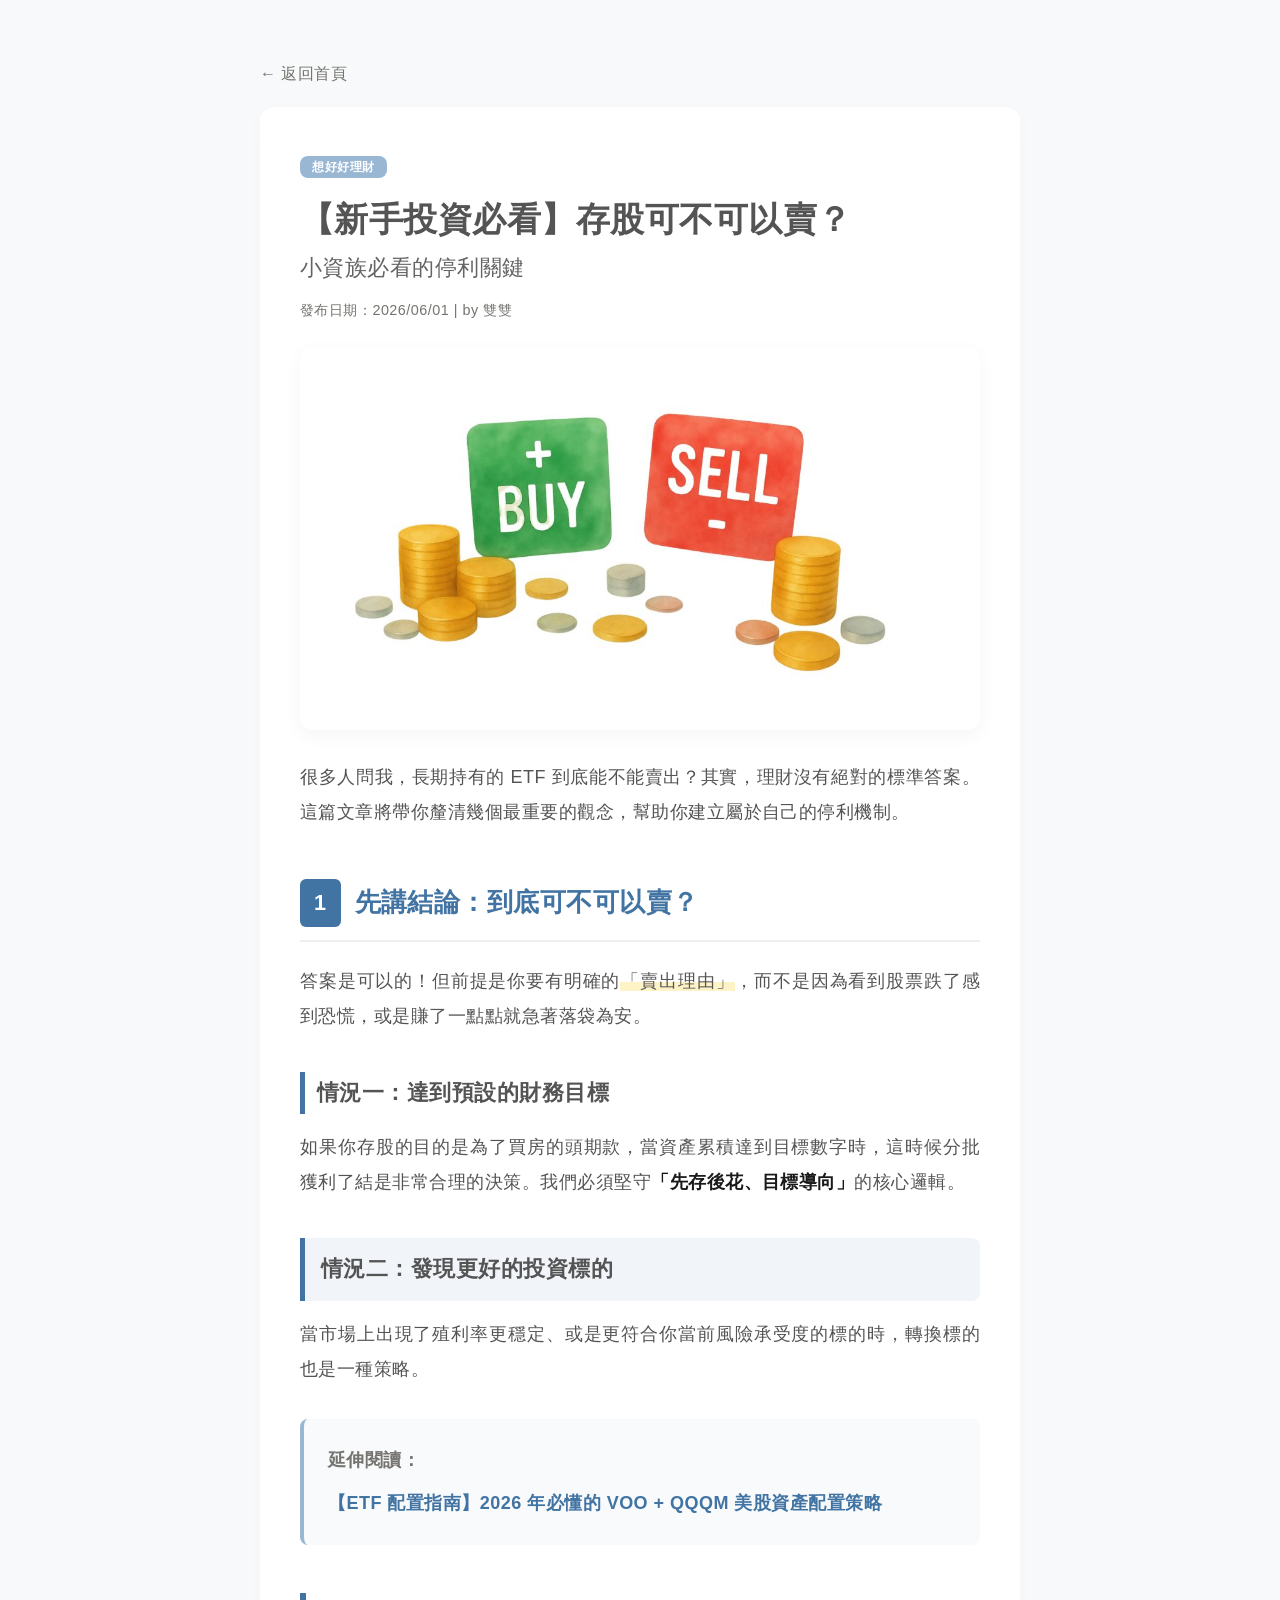
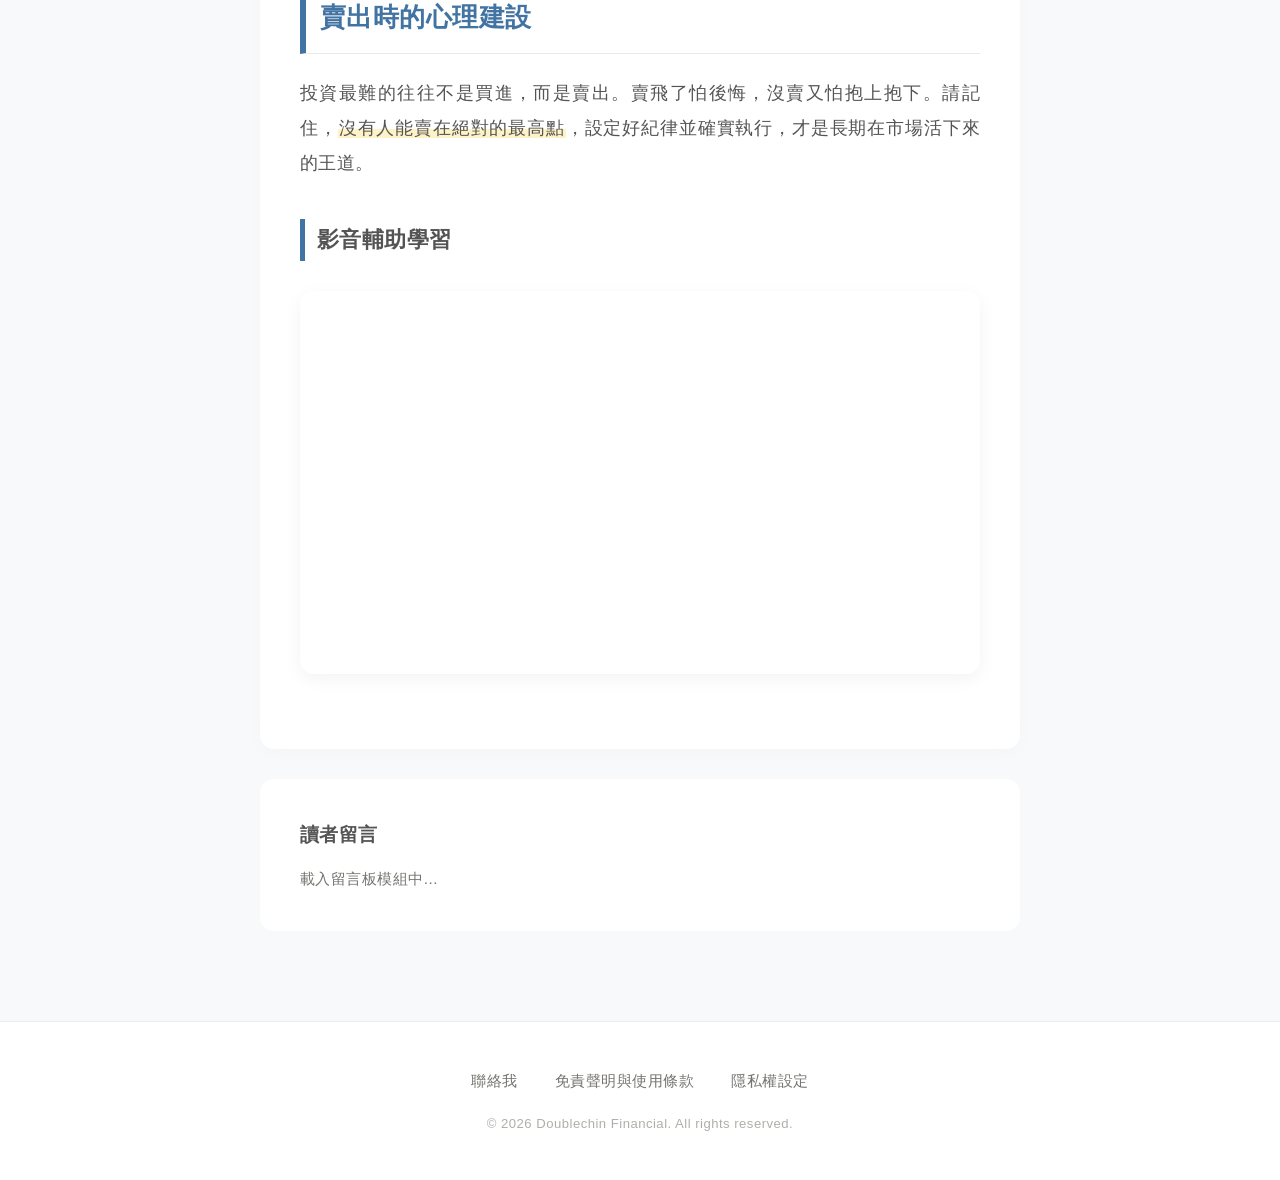
<file: article-template.html>
<!DOCTYPE html>
<html lang="zh-Hant">
<head>
    <meta charset="UTF-8">
    <meta name="viewport" content="width=device-width, initial-scale=1.0">
    <title>文章內頁 | 雙下巴存股</title>
    <link rel="preconnect" href="https://fonts.googleapis.com">
<link rel="preconnect" href="https://fonts.gstatic.com" crossorigin>
<link href="https://fonts.googleapis.com/css2?family=LXGW+WenKai+TC&family=Noto+Serif+TC:wght@400;500;700&display=swap" rel="stylesheet">
    <link rel="stylesheet" href="https://unpkg.com/aos@next/dist/aos.css" />
    <link rel="stylesheet" href="style.css">
</head>
<body class="no-copy">

<div class="reading-progress-container">
        <div id="readingProgress" class="reading-progress-bar"></div>
    </div>

    <div class="container-narrow" style="margin-top: 30px;">
        <a href="index.html" style="color: var(--gray-3); text-decoration: none; font-weight: 500; display: inline-flex; align-items: center; gap: 5px; transition: color 0.2s;" onmouseover="this.style.color='var(--accent-blue)'" onmouseout="this.style.color='var(--gray-3)'">← 返回首頁</a>
        
        <article style="background: var(--bg-white); padding: 45px 40px; border-radius: var(--radius-md); margin-top: 20px; box-shadow: 0 4px 20px rgba(0,0,0,0.02);" data-aos="fade-up">
            <span class="tag tag-blue">想好好理財</span>
            <h1 style="color: var(--text-title); margin: 18px 0 10px 0; font-size: 2.1rem; line-height: 1.35; font-weight: 700;">【新手投資必看】存股可不可以賣？</h1>
            <h2 style="color: var(--text-light); margin: 0 0 15px 0; font-size: 1.35rem; font-weight: 400; line-height: 1.4;">小資族必看的停利關鍵</h2>
            <p style="color: var(--gray-3); font-size: 0.9rem; margin-bottom: 25px;">發布日期：2026/06/01 | by 雙雙</p>
            
            <img src="存股可不可以賣.jpg" alt="存股可不可以賣首圖" class="article-hero-img">
            
            <div class="article-body">
                <p data-aos="fade-up">很多人問我，長期持有的 ETF 到底能不能賣出？其實，理財沒有絕對的標準答案。這篇文章將帶你釐清幾個最重要的觀念，幫助你建立屬於自己的停利機制。</p>
                
                <h2 class="article-h2-num" data-aos="fade-up">
                    <span class="step-num">1</span> 先講結論：到底可不可以賣？
                </h2>
                <p data-aos="fade-up">答案是可以的！但前提是你要有明確的<span class="mark-yellow">「賣出理由」</span>，而不是因為看到股票跌了感到恐慌，或是賺了一點點就急著落袋為安。</p>

                <h3 class="article-h3" data-aos="fade-up">情況一：達到預設的財務目標</h3>
                <p data-aos="fade-up">如果你存股的目的是為了買房的頭期款，當資產累積達到目標數字時，這時候分批獲利了結是非常合理的決策。我們必須堅守<strong>「先存後花、目標導向」</strong>的核心邏輯。</p>

                <h3 class="article-h3-block" data-aos="fade-up">情況二：發現更好的投資標的</h3>
                <p data-aos="fade-up">當市場上出現了殖利率更穩定、或是更符合你當前風險承受度的標的時，轉換標的也是一種策略。</p>

                <div class="info-box" data-aos="fade-up">
                    <p style="margin: 0; color: var(--gray-3); font-weight: bold;">延伸閱讀：</p>
                    <a href="#">【ETF 配置指南】2026 年必懂的 VOO + QQQM 美股資產配置策略</a>
                </div>

                <h2 class="article-h2-line" data-aos="fade-up">賣出時的心理建設</h2>
                <p data-aos="fade-up">投資最難的往往不是買進，而是賣出。賣飛了怕後悔，沒賣又怕抱上抱下。請記住，<span class="mark-yellow">沒有人能賣在絕對的最高點</span>，設定好紀律並確實執行，才是長期在市場活下來的王道。</p>
                
                <h3 class="article-h3" data-aos="fade-up">影音輔助學習</h3>
                <div class="youtube-box" data-aos="fade-up">
                    <iframe src="https://www.youtube.com/embed/dQw4w9WgXcQ" allowfullscreen></iframe>
                </div>
            </div>
        </article>

        <div style="background: var(--bg-white); padding: 40px; border-radius: var(--radius-md); margin-top: 30px;" data-aos="fade-up">
            <h3 style="color: var(--text-title); margin-top: 0; margin-bottom: 15px; font-weight: 700;">讀者留言</h3>
            <div id="comments-section">
                <p style="color: var(--gray-3); font-size: 0.95rem; margin: 0;">載入留言板模組中...</p>
            </div>
        </div>
    </div>

    <footer>
        <div class="footer-links">
            <a href="#">聯絡我</a>
            <a href="#">免責聲明與使用條款</a>
            <a href="#">隱私權設定</a>
        </div>
        <p class="copyright">© 2026 Doublechin Financial. All rights reserved.</p>
    </footer>

    <button id="backToTop" class="back-to-top" title="回到頂部">↑</button>

    <script src="https://unpkg.com/aos@next/dist/aos.js"></script>
    <script>
        // 初始化 AOS
        AOS.init({ duration: 800, once: true });

        // 1. 全防護防右鍵與防拷貝機制
        document.addEventListener('contextmenu', event => event.preventDefault());
        document.addEventListener('copy', event => {
            event.preventDefault();
            alert('本網站內容受全權版權保護，全面禁止複製。');
        });
        document.addEventListener('keydown', event => {
            if (event.keyCode === 123 || 
                (event.ctrlKey && event.shiftKey && (event.keyCode === 73 || event.keyCode === 67)) || 
                (event.ctrlKey && event.keyCode === 85)) {
                event.preventDefault();
                return false;
            }
        });

        // 2. 頂部藍色滾動閱讀進度條 JS 邏輯
        window.addEventListener('scroll', () => {
            const winScroll = document.body.scrollTop || document.documentElement.scrollTop;
            const height = document.documentElement.scrollHeight - document.documentElement.clientHeight;
            const scrolled = (winScroll / height) * 100;
            document.getElementById('readingProgress').style.width = scrolled + '%';
        });

        // 3. 模組化防呆自動化：讓所有 .info-box 內部的 a 標籤全數自動帶有 target="_blank"
        document.querySelectorAll('.info-box a').forEach(link => {
            link.setAttribute('target', '_blank');
        });

        // 4. 回到頂部按鈕邏輯
        const backToTopBtn = document.getElementById('backToTop');
        window.addEventListener('scroll', () => {
            if (window.scrollY > 400) {
                backToTopBtn.classList.add('visible');
            } else {
                backToTopBtn.classList.remove('visible');
            }
        });
        backToTopBtn.addEventListener('click', () => {
            window.scrollTo({ top: 0, behavior: 'smooth' });
        });
    </script>
</body>
</html>
</file>
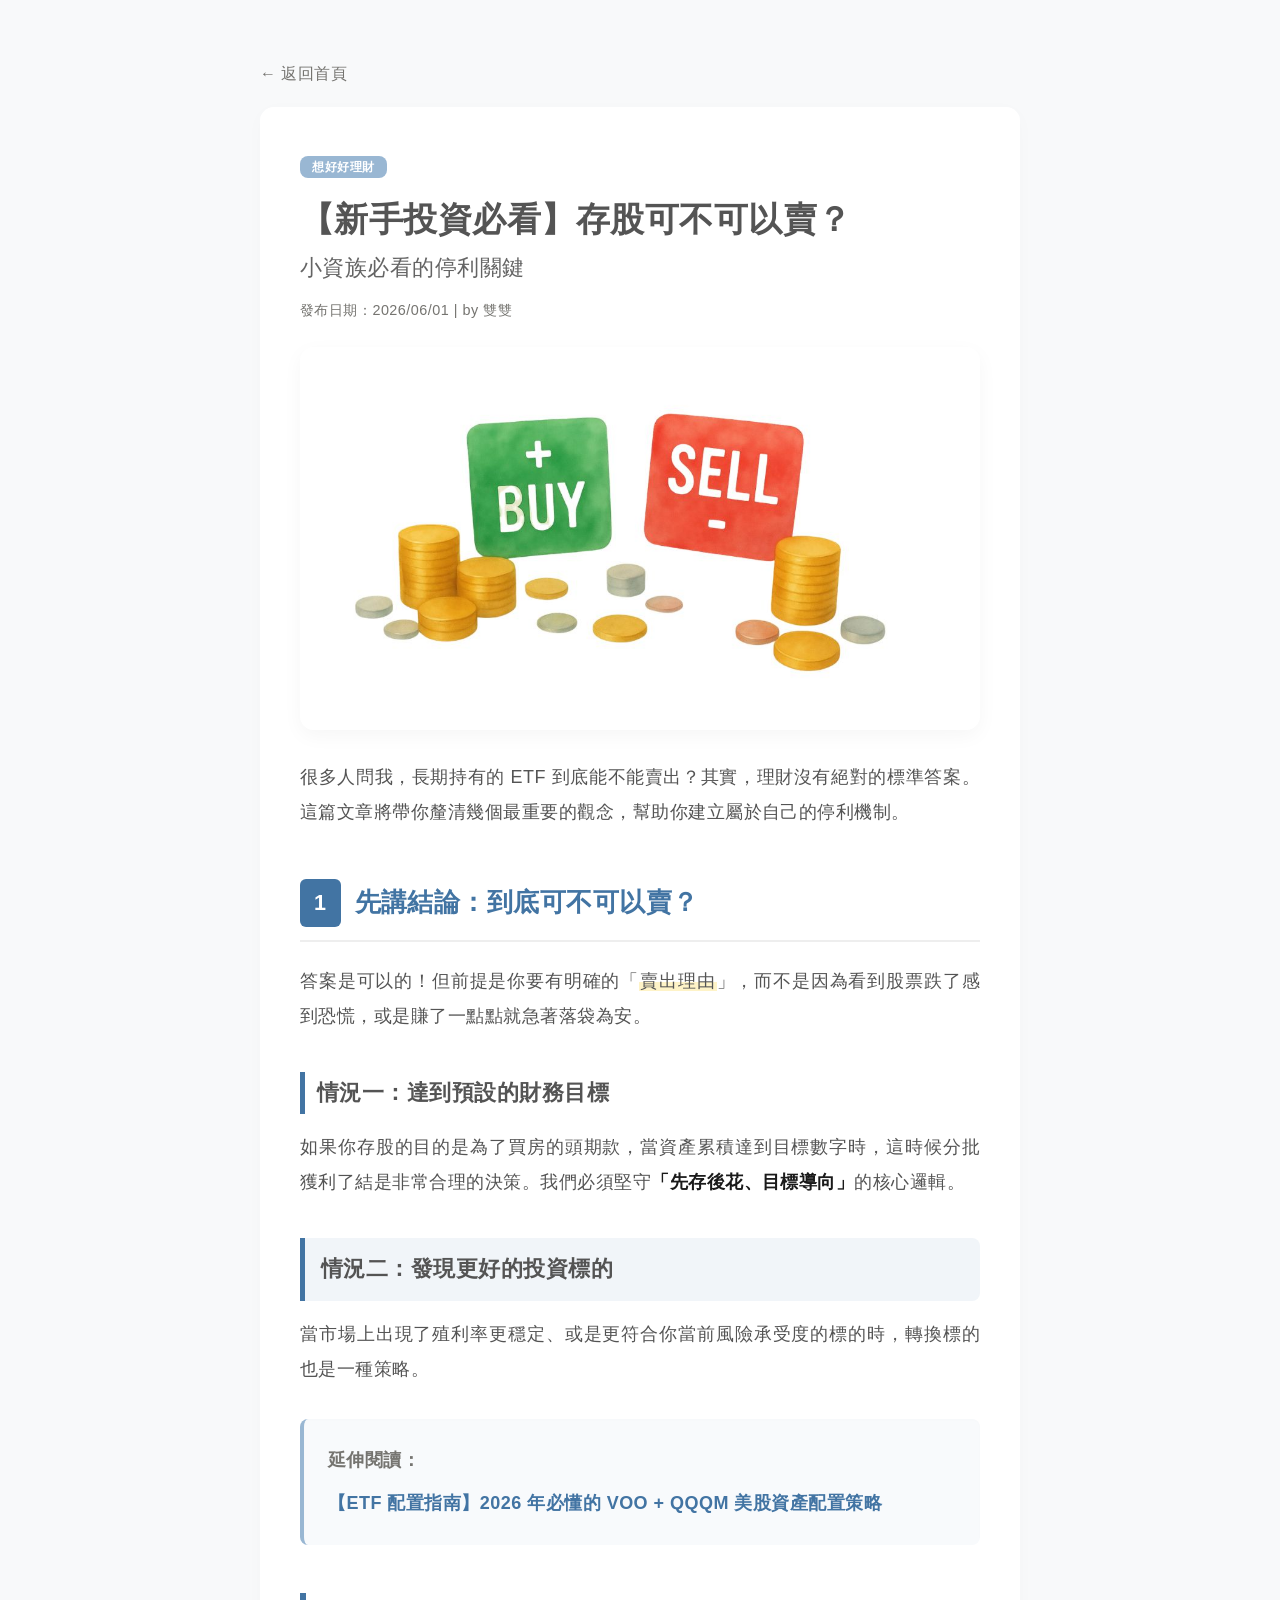
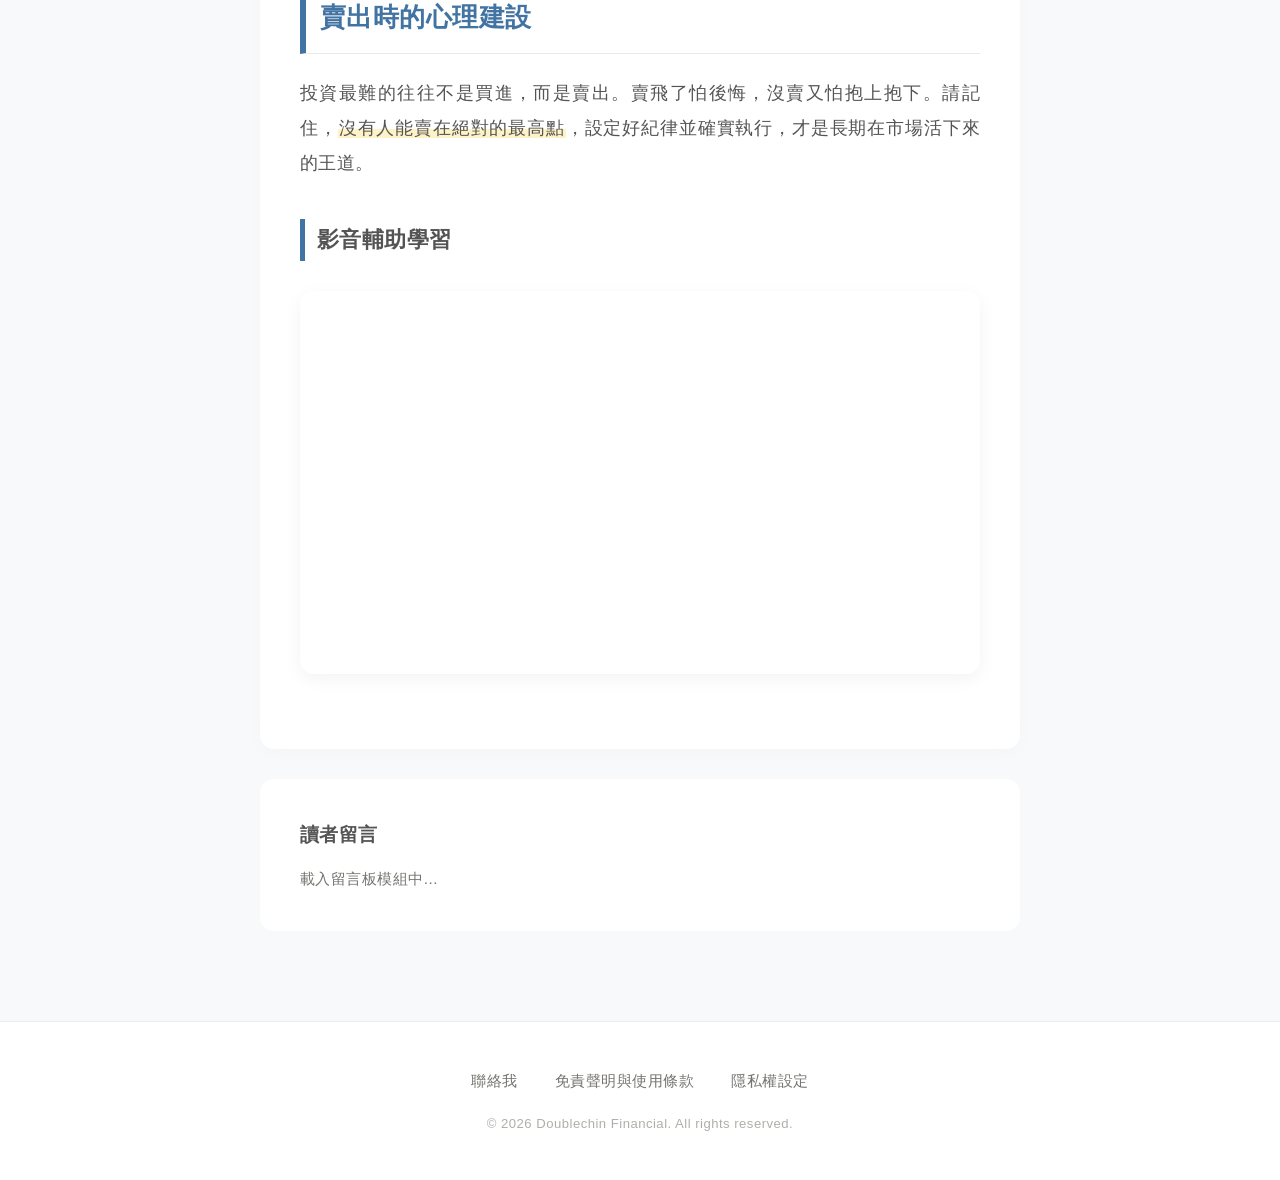
<file: 存股可不可以賣.html>
<!DOCTYPE html>
<html lang="zh-Hant">
<head>
    <meta charset="UTF-8">
    <meta name="viewport" content="width=device-width, initial-scale=1.0">
    <title>文章內頁 | 雙下巴存股</title>
    <link rel="preconnect" href="https://fonts.googleapis.com">
<link rel="preconnect" href="https://fonts.gstatic.com" crossorigin>
<link href="https://fonts.googleapis.com/css2?family=LXGW+WenKai+TC&family=Noto+Serif+TC:wght@400;500;700&display=swap" rel="stylesheet">
    <link rel="stylesheet" href="https://unpkg.com/aos@next/dist/aos.css" />
    <link rel="stylesheet" href="style.css">
</head>
<body class="no-copy">

<div class="reading-progress-container">
        <div id="readingProgress" class="reading-progress-bar"></div>
    </div>

    <div class="container-narrow" style="margin-top: 30px;">
        <a href="index.html" style="color: var(--gray-3); text-decoration: none; font-weight: 500; display: inline-flex; align-items: center; gap: 5px; transition: color 0.2s;" onmouseover="this.style.color='var(--accent-blue)'" onmouseout="this.style.color='var(--gray-3)'">← 返回首頁</a>
        
        <article style="background: var(--bg-white); padding: 45px 40px; border-radius: var(--radius-md); margin-top: 20px; box-shadow: 0 4px 20px rgba(0,0,0,0.02);" data-aos="fade-up">
            <span class="tag tag-blue">想好好理財</span>
            <h1 style="color: var(--text-title); margin: 18px 0 10px 0; font-size: 2.1rem; line-height: 1.35; font-weight: 700;">【新手投資必看】存股可不可以賣？</h1>
            <h2 style="color: var(--text-light); margin: 0 0 15px 0; font-size: 1.35rem; font-weight: 400; line-height: 1.4;">小資族必看的停利關鍵</h2>
            <p style="color: var(--gray-3); font-size: 0.9rem; margin-bottom: 25px;">發布日期：2026/06/01 | by 雙雙</p>
            
            <img src="存股可不可以賣.jpg" alt="存股可不可以賣首圖" class="article-hero-img">
            
            <div class="article-body">
                <p data-aos="fade-up">很多人問我，長期持有的 ETF 到底能不能賣出？其實，理財沒有絕對的標準答案。這篇文章將帶你釐清幾個最重要的觀念，幫助你建立屬於自己的停利機制。</p>
                
                <h2 class="article-h2-num" data-aos="fade-up">
                    <span class="step-num">1</span> 先講結論：到底可不可以賣？
                </h2>
                <p data-aos="fade-up">答案是可以的！但前提是你要有明確的「<span class="mark-yellow">賣出理由</span>」，而不是因為看到股票跌了感到恐慌，或是賺了一點點就急著落袋為安。</p>

                <h3 class="article-h3" data-aos="fade-up">情況一：達到預設的財務目標</h3>
                <p data-aos="fade-up">如果你存股的目的是為了買房的頭期款，當資產累積達到目標數字時，這時候分批獲利了結是非常合理的決策。我們必須堅守<strong>「先存後花、目標導向」</strong>的核心邏輯。</p>

                <h3 class="article-h3-block" data-aos="fade-up">情況二：發現更好的投資標的</h3>
                <p data-aos="fade-up">當市場上出現了殖利率更穩定、或是更符合你當前風險承受度的標的時，轉換標的也是一種策略。</p>

                <div class="info-box" data-aos="fade-up">
                    <p style="margin: 0; color: var(--gray-3); font-weight: bold;">延伸閱讀：</p>
                    <a href="#">【ETF 配置指南】2026 年必懂的 VOO + QQQM 美股資產配置策略</a>
                </div>

                <h2 class="article-h2-line" data-aos="fade-up">賣出時的心理建設</h2>
                <p data-aos="fade-up">投資最難的往往不是買進，而是賣出。賣飛了怕後悔，沒賣又怕抱上抱下。請記住，<span class="mark-yellow">沒有人能賣在絕對的最高點</span>，設定好紀律並確實執行，才是長期在市場活下來的王道。</p>
                
                <h3 class="article-h3" data-aos="fade-up">影音輔助學習</h3>
                <div class="youtube-box" data-aos="fade-up">
                    <iframe src="https://www.youtube.com/embed/dQw4w9WgXcQ" allowfullscreen></iframe>
                </div>
            </div>
        </article>

        <div style="background: var(--bg-white); padding: 40px; border-radius: var(--radius-md); margin-top: 30px;" data-aos="fade-up">
            <h3 style="color: var(--text-title); margin-top: 0; margin-bottom: 15px; font-weight: 700;">讀者留言</h3>
            <div id="comments-section">
                <p style="color: var(--gray-3); font-size: 0.95rem; margin: 0;">載入留言板模組中...</p>
            </div>
        </div>
    </div>

    <footer>
        <div class="footer-links">
            <a href="#">聯絡我</a>
            <a href="#">免責聲明與使用條款</a>
            <a href="#">隱私權設定</a>
        </div>
        <p class="copyright">© 2026 Doublechin Financial. All rights reserved.</p>
    </footer>

    <button id="backToTop" class="back-to-top" title="回到頂部">↑</button>

    <script src="https://unpkg.com/aos@next/dist/aos.js"></script>
    <script>
        // 初始化 AOS
        AOS.init({ duration: 800, once: true });

        // 1. 全防護防右鍵與防拷貝機制
        document.addEventListener('contextmenu', event => event.preventDefault());
        document.addEventListener('copy', event => {
            event.preventDefault();
            alert('本網站內容受全權版權保護，全面禁止複製。');
        });
        document.addEventListener('keydown', event => {
            if (event.keyCode === 123 || 
                (event.ctrlKey && event.shiftKey && (event.keyCode === 73 || event.keyCode === 67)) || 
                (event.ctrlKey && event.keyCode === 85)) {
                event.preventDefault();
                return false;
            }
        });

        // 2. 頂部藍色滾動閱讀進度條 JS 邏輯
        window.addEventListener('scroll', () => {
            const winScroll = document.body.scrollTop || document.documentElement.scrollTop;
            const height = document.documentElement.scrollHeight - document.documentElement.clientHeight;
            const scrolled = (winScroll / height) * 100;
            document.getElementById('readingProgress').style.width = scrolled + '%';
        });

        // 3. 模組化防呆自動化：讓所有 .info-box 內部的 a 標籤全數自動帶有 target="_blank"
        document.querySelectorAll('.info-box a').forEach(link => {
            link.setAttribute('target', '_blank');
        });

        // 4. 回到頂部按鈕邏輯
        const backToTopBtn = document.getElementById('backToTop');
        window.addEventListener('scroll', () => {
            if (window.scrollY > 400) {
                backToTopBtn.classList.add('visible');
            } else {
                backToTopBtn.classList.remove('visible');
            }
        });
        backToTopBtn.addEventListener('click', () => {
            window.scrollTo({ top: 0, behavior: 'smooth' });
        });
    </script>
</body>
</html>
</file>
<file: style.css>
/* =========================================
   色彩、微調與全域變數設定 (莫蘭迪高質感)
   ========================================= */
:root {
    /* 主體高質感古典中英字型 */
    --main-font: 'LXGW+WenKai+TC&family', -apple-system, BlinkMacSystemFont, "Segoe UI", Roboto, sans-serif;
    
    /* 專業標題與內文字流設定 */
    --text-title: #3839B;
    --text-body: #545454;
    --text-light: #646464;
    
    /* 極簡多維背景色 */
    --bg-white: #ffffff;
    --bg-light-gray: #f8f9fa;
    
    /* 莫蘭迪低飽和色系 */
    --morandi-blue: #99B7D3;
    --gray-1: #D2D2D2;
    --gray-2: #8E8D88;
    --gray-3: #757470;
    --gray-4: #AFAFAa;
    
    /* 精緻重點裝飾色 */
    --accent-blue: #4274A3;
    --accent-yellow-light: #FFEB85;
    
    /* 高級圓角柔化設定 */
    --radius-sm: 8px;
    --radius-md: 14px;
}

/* === 全域重設與全站防拷貝雙重防護 === */
*, *::before, *::after {
    box-sizing: border-box;
}

body {
    font-family: var(--main-font);
    background-color: var(--bg-light-gray);
    color: var(--text-body);
    margin: 0;
    padding: 0;
    line-height: 1.7;
    letter-spacing: 0.03em;
}

/* 防滑鼠選取全站保護 */
.no-copy {
    -webkit-user-select: none;
    -moz-user-select: none;
    -ms-user-select: none;
    user-select: none;
}

/* === 進度條元件 === */
.reading-progress-container {
    position: fixed;
    top: 0;
    left: 0;
    width: 100%;
    height: 4px;
    background: transparent;
    z-index: 9999;
}
.reading-progress-bar {
    height: 100%;
    width: 0%;
    background-color: var(--accent-blue);
    transition: width 0.1s ease-out;
}

/* === 響應式雙寬度排版架構 === */
.container-wide { max-width: 1100px; margin: 0 auto; padding: 30px 20px; }
.container-narrow { max-width: 800px; margin: 0 auto; padding: 30px 20px; }

/* === 頂部大橫幅與個人形象區 === */
.banner-section {
    position: relative;
    text-align: center;
    background-color: var(--bg-white);
    padding-bottom: 35px;
    border-bottom: 1px solid rgba(0,0,0,0.04);
}

.banner-bg {
    height: 260px;
    background: linear-gradient(to bottom, rgba(153, 183, 211, 0.25), rgba(248, 249, 250, 0.6)), url('封面.jpg') center/cover no-repeat;
}

.profile-avatar {
    width: 140px; height: 140px;
    border-radius: 50%;
    border: 5px solid var(--bg-white);
    margin-top: -70px;
    box-shadow: 0 8px 25px rgba(0,0,0,0.08);
    object-fit: cover;
    transition: transform 0.4s ease;
}
.profile-avatar:hover { transform: rotate(5deg) scale(1.03); }

.profile-name { color: var(--text-title); margin: 15px 0 6px 0; font-size: 2.1rem; font-weight: 700; }
.profile-bio { color: var(--text-light); font-size: 1.15rem; margin: 0 0 15px 0; }

/* === 極簡單色社群圖示排版 === */
.social-links { display: flex; justify-content: center; gap: 20px; margin-top: 10px; }
.social-icon { color: var(--gray-2); display: inline-flex; align-items: center; justify-content: center; transition: color 0.25s ease, transform 0.25s ease; text-decoration: none; }
.social-icon svg { width: 22px; height: 22px; fill: currentColor; }
.social-icon:hover { color: var(--accent-blue); transform: translateY(-2px); }

/* === 精緻動態數據看板區 === */
.stats-section { display: flex; justify-content: center; gap: 35px; margin: 35px 0; }
.stat-box { background: var(--bg-white); padding: 22px 50px; border-radius: var(--radius-sm); text-align: center; box-shadow: 0 4px 20px rgba(0,0,0,0.02); border: 1px solid rgba(0,0,0,0.01); }
.stat-title { display: block; color: var(--gray-3); font-size: 0.9rem; font-weight: 500; }
.stat-number { display: block; color: var(--accent-blue); font-size: 2.2rem; font-weight: 700; margin-top: 5px; }

/* === 分類切換導覽 (Tabs) === */
.tabs { display: flex; gap: 20px; margin-bottom: 35px; justify-content: center; border-bottom: 2px solid #f1f1f1; padding-bottom: 12px; }
.tab-btn { background: none; border: none; font-size: 1.05rem; color: var(--gray-2); cursor: pointer; padding: 6px 14px; font-weight: 500; position: relative; transition: color 0.3s ease; }
.tab-btn.active { color: var(--accent-blue); font-weight: 700; }
.tab-btn.active::after { content: ''; position: absolute; bottom: -14px; left: 0; width: 100%; height: 3px; background-color: var(--accent-blue); border-radius: 2px; }

/* === 文章卡片 RWD 網格架構 === */
.article-grid { display: grid; grid-template-columns: repeat(auto-fill, minmax(310px, 1fr)); gap: 30px; }

.article-card {
    background: var(--bg-white); border-radius: var(--radius-md); overflow: hidden;
    box-shadow: 0 5px 15px rgba(0,0,0,0.03);
    transition: transform 0.3s cubic-bezier(0.25, 0.8, 0.25, 1), box-shadow 0.3s cubic-bezier(0.25, 0.8, 0.25, 1);
    display: flex; flex-direction: column;
}

/* 高難度微互動：優雅上浮與擴大陰影 */
.article-card:hover { transform: translateY(-3px); box-shadow: 0 12px 28px rgba(0, 0, 0, 0.07); }
.article-card:active { transform: scale(0.99); }

.card-img { width: 100%; aspect-ratio: 16 / 9; object-fit: cover; display: block; transition: opacity 0.2s; }
.article-card:hover .card-img { opacity: 0.95; }

.card-content { padding: 24px; display: flex; flex-direction: column; flex-grow: 1; }
.card-content h3 { color: var(--text-title); margin: 12px 0 8px 0; font-size: 1.25rem; line-height: 1.4; font-weight: 700; }
.card-content p { color: var(--text-light); font-size: 0.95rem; line-height: 1.6; margin-bottom: 20px; flex-grow: 1; }

.tag { padding: 4px 12px; border-radius: var(--radius-sm); font-size: 0.78rem; font-weight: 700; align-self: flex-start; letter-spacing: 0.05em; }
.tag-blue { background-color: var(--morandi-blue); color: var(--bg-white); }
.tag-yellow { background-color: #FEF3C7; color: #92400E; }
.tag-gray { background-color: #E5E7EB; color: #4B5563; }

.read-more { display: inline-block; color: var(--accent-blue); text-decoration: none; font-weight: 700; font-size: 1rem; transition: color 0.2s; }
.read-more:hover { color: #2B537A; }

/* === 懸浮回到頂部按鈕 === */
.back-to-top {
    position: fixed; bottom: 35px; right: 35px;
    background-color: rgba(66, 116, 163, 0.65); color: var(--bg-white); border: none;
    width: 46px; height: 46px; border-radius: 50%; cursor: pointer;
    opacity: 0; visibility: hidden; transition: all 0.3s ease; z-index: 999;
    font-size: 1.3rem; font-weight: bold; display: flex; align-items: center; justify-content: center;
    box-shadow: 0 4px 12px rgba(0,0,0,0.1); backdrop-filter: blur(4px);
}
.back-to-top.visible { opacity: 1; visibility: visible; }
.back-to-top:hover { background-color: rgba(66, 116, 163, 0.95); transform: translateY(-2px); }

/* =========================================
   文章內頁專用模組化樣式排版架構
   ========================================= */
.article-body { color: var(--text-body); line-height: 1.95; font-size: 1.125rem; }

/* 緊湊防呆段落間距 */
.article-body p { margin-top: 0; margin-bottom: 18px; text-align: justify; }

/* 模組 A：經典帶數字方塊大標題 */
.article-h2-num { font-size: 1.6rem; color: var(--accent-blue); border-bottom: 2px solid #EEEEEE; padding-bottom: 12px; margin: 48px 0 22px 0; display: flex; align-items: center; gap: 14px; font-weight: 700; }
.article-h2-num .step-num { background-color: var(--accent-blue); color: var(--bg-white); padding: 3px 14px; border-radius: 6px; font-size: 1.35rem; font-family: Arial, sans-serif; }

/* 模組 B：優雅左側帶藍色粗邊框與底部細線大標題 */
.article-h2-line { font-size: 1.6rem; color: var(--accent-blue); border-left: 6px solid var(--accent-blue); border-bottom: 1px solid #EAEAEA; padding-left: 14px; padding-bottom: 10px; margin: 48px 0 22px 0; font-weight: 700; }

/* 模組 A：原版左側藍色粗線次標題 */
.article-h3 { font-size: 1.35rem; color: var(--text-title); border-left: 5px solid var(--accent-blue); padding-left: 12px; margin: 38px 0 16px 0; font-weight: 700; background: transparent; }

/* 模組 B：精緻區塊版帶淺灰色背景微圓角次標題 */
.article-h3-block { font-size: 1.35rem; color: var(--text-title); border-left: 5px solid var(--accent-blue); background-color: #F1F5F9; padding: 10px 16px; border-radius: 0 var(--radius-sm) var(--radius-sm) 0; margin: 38px 0 16px 0; font-weight: 700; }

/* 畫重點高質感模組 */
.article-body strong { color: #1A1A1A; font-weight: 700; }
.mark-yellow { background: linear-gradient(to bottom, transparent 55%, rgba(254, 243, 199, 1) 55%); display: inline; padding: 0 1px; }

/* 延伸閱讀/重點提示精緻沙盒區塊 */
.info-box { background-color: #F8FAFC; padding: 24px; border-radius: var(--radius-sm); margin: 32px 0; border-left: 4px solid var(--morandi-blue); box-shadow: inset 0 1px 3px rgba(0,0,0,0.01); }
.info-box p { margin-bottom: 8px !important; }
.info-box a { color: var(--accent-blue); text-decoration: none; font-weight: 600; transition: color 0.2s ease; }
.info-box a:hover { text-decoration: underline; color: #2B537A; }

/* === 圖片與影片自適應不跑版模組 === */
.article-hero-img { width: 100%; aspect-ratio: 16 / 9; object-fit: cover; border-radius: var(--radius-md); margin: 20px 0 30px 0; box-shadow: 0 6px 20px rgba(0,0,0,0.04); display: block; }
.img-16by9 { width: 100%; aspect-ratio: 16 / 9; object-fit: cover; border-radius: var(--radius-sm); margin: 25px auto; display: block; box-shadow: 0 4px 12px rgba(0,0,0,0.03); }

/* YouTube RWD 絕不跑版自適應沙盒容器 */
.youtube-box { position: relative; width: 100%; padding-bottom: 56.25%; height: 0; margin: 30px 0; border-radius: var(--radius-md); overflow: hidden; box-shadow: 0 5px 18px rgba(0,0,0,0.05); }
.youtube-box iframe { position: absolute; top: 0; left: 0; width: 100%; height: 100%; border: 0; }

/* === 全域通用頁尾樣式 === */
footer { background-color: var(--bg-white); padding: 45px 20px; text-align: center; margin-top: 60px; border-top: 1px solid #ECECEC; }
.footer-links { margin-bottom: 18px; }
.footer-links a { color: var(--gray-3); text-decoration: none; margin: 0 16px; font-size: 0.92rem; transition: color 0.2s; }
.footer-links a:hover { color: var(--accent-blue); }
.copyright { color: var(--gray-4); font-size: 0.82rem; margin: 0; }

/* 響應式手機版極簡流暢度調整 */
@media (max-width: 768px) {
    .stats-section { flex-direction: column; gap: 15px; align-items: center; }
    .stat-box { width: 100%; max-width: 320px; }
    .tabs { flex-wrap: wrap; gap: 10px; }
    .tab-btn { font-size: 0.95rem; padding: 4px 10px; }
    .article-h2-num, .article-h2-line { font-size: 1.4rem; }
}
</file>
